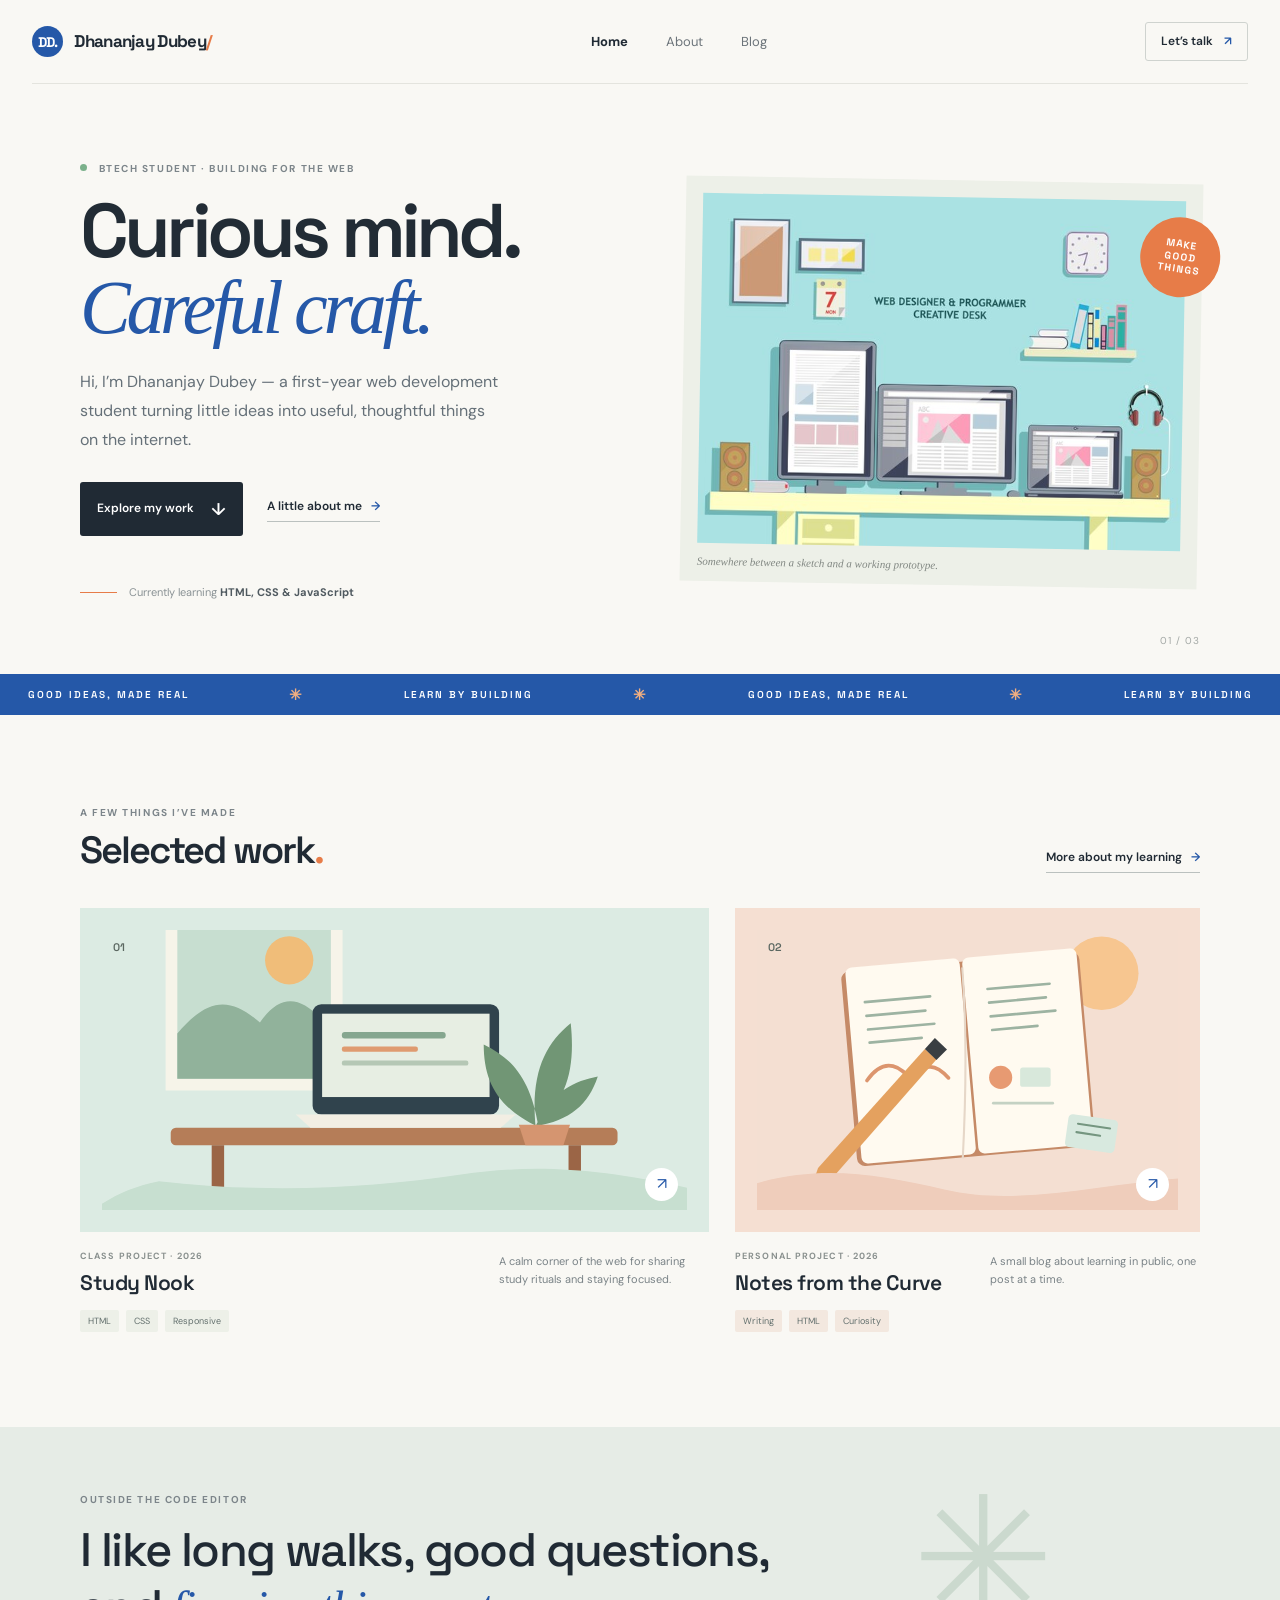
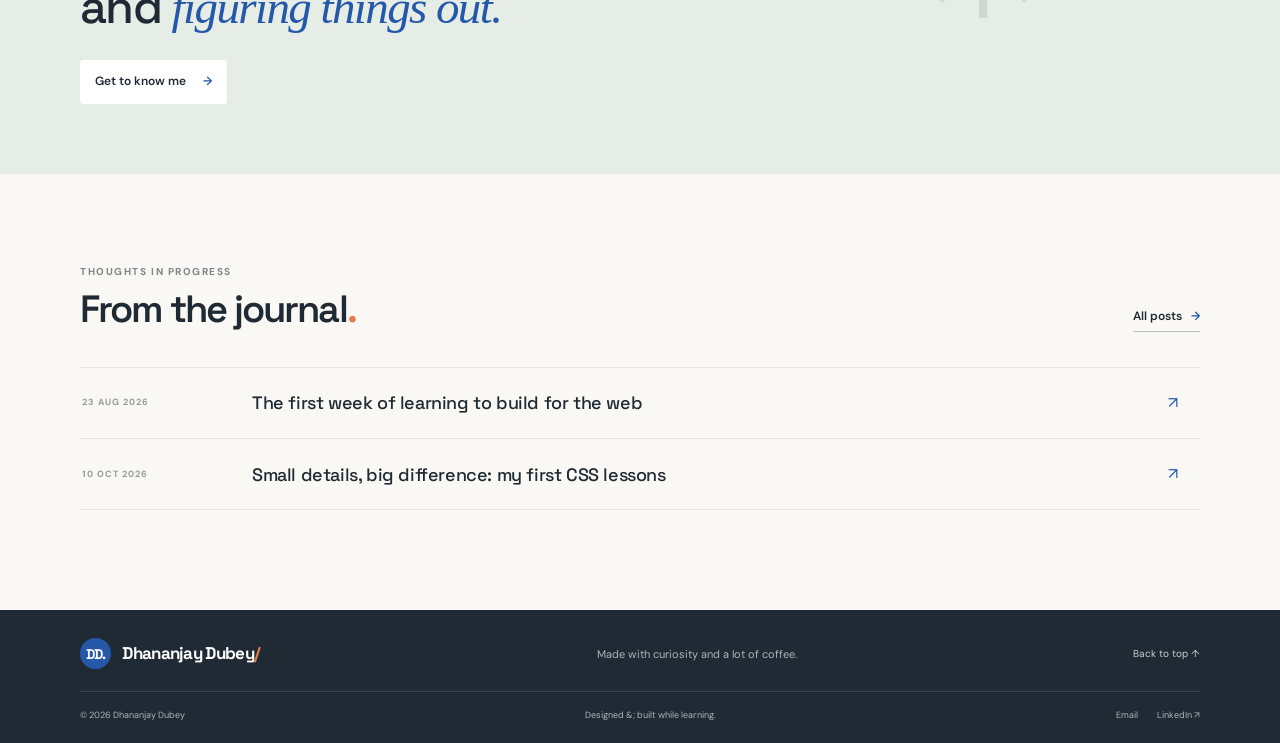
<file: gitrepo3/index.html>
<!doctype html>
<html lang="en">

<head>
    <meta charset="utf-8">
    <meta name="viewport" content="width=device-width, initial-scale=1">
    <meta name="description"
        content="A personal blog and portfolio by Dhananjay Dubey, a first-year web development student.">
    <title>Dhananjay Dubey — Web Developer & Learner</title>
    <link rel="preconnect" href="https://fonts.googleapis.com">
    <link
        href="https://fonts.googleapis.com/css2?family=DM+Sans:wght@400;500;600;700&family=Space+Grotesk:wght@500;600;700&display=swap"
        rel="stylesheet">
    <link rel="stylesheet" href="style.css">
</head>

<body><a class="skip-link" href="#main">Skip to content</a>
    <header class="site-header"><a class="wordmark" href="index.html"><span class="wordmark-mark">DD.</span>
            Dhananjay Dubey<span class="wordmark-dot">/</span></a>
        <nav aria-label="Main navigation">
            <ul class="nav-list">
                <li><a class="active" aria-current="page" href="index.html">Home</a></li>
                <li><a href="about.html">About</a></li>
                <li><a href="blog.html">Blog</a></li>
            </ul>
        </nav><a class="nav-cta" href="dhananjaydubey874@gmail.com">Let’s talk <span>↗</span></a>
    </header>
    <main id="main">
        <section class="hero wrap">
            <div>
                <p class="eyebrow"><span class="status-dot"></span> BTECH STUDENT · BUILDING FOR THE WEB</p>
                <h1>Curious mind.<br><span>Careful craft.</span></h1>
                <p class="hero-intro">Hi, I’m Dhananjay Dubey — a first-year web development student turning little ideas into
                    useful, thoughtful things on the internet.</p>
                <div class="hero-actions"><a class="button button-dark" href="#work">Explore my work
                        <span>↓</span></a><a class="text-link" href="about.html">A little about me <span>→</span></a>
                </div>
                <div class="hero-note"><span class="note-line"></span>
                    <p>Currently learning <strong>HTML, CSS & JavaScript</strong></p>
                </div>
            </div>
            <figure class="hero-art">
                <img src="flat-creative-desk_46310-5.jpg"
                    alt="Illustration of a sunny desk with a laptop, a plant, a notebook, and a cup of coffee">
                <!-- STUDENT NOTE: Use figure to group an image with its caption. Put figcaption inside figure to show a helpful note below the image. Keep alt text on img too: it describes the image to people using screen readers. -->
                <figcaption>Somewhere between a sketch and a working prototype.</figcaption><span
                    class="art-sticker">MAKE<br>GOOD<br>THINGS</span>
            </figure>
            <div class="hero-index">01 / 03</div>
        </section>
        <div class="marquee">
            <div class="marquee-track"><span>GOOD IDEAS, MADE REAL</span><b>✳</b><span>LEARN BY
                    BUILDING</span><b>✳</b><span>GOOD IDEAS, MADE REAL</span><b>✳</b><span>LEARN BY BUILDING</span>
            </div>
        </div>
        <section class="section wrap" id="work">
            <div class="section-heading">
                <div>
                    <p class="eyebrow">A FEW THINGS I’VE MADE</p>
                    <h2>Selected work<span class="accent">.</span></h2>
                </div><a class="text-link" href="about.html#learning">More about my learning <span>→</span></a>
            </div>
            <div class="project-grid">
                <article class="project-card"><a class="project-image image-sage" href="about.html"><img
                            src="study-nook.svg"
                            alt="A cozy study nook with a desk, open laptop, and leafy plant"><span
                            class="image-number">01</span><span class="image-arrow">↗</span></a>
                    <div class="project-meta">
                        <div>
                            <p class="project-type">CLASS PROJECT · 2026</p>
                            <h3>Study Nook</h3>
                        </div>
                        <p class="project-description">A calm corner of the web for sharing study rituals and staying
                            focused.</p>
                    </div>
                    <ul class="tag-list">
                        <li>HTML</li>
                        <li>CSS</li>
                        <li>Responsive</li>
                    </ul>
                </article>
                <article class="project-card"><a class="project-image image-peach" href="blog.html"><img
                            src="blog-notes.svg"
                            alt="Illustrated notebook with a pencil and colorful idea cards"><span
                            class="image-number">02</span><span class="image-arrow">↗</span></a>
                    <div class="project-meta">
                        <div>
                            <p class="project-type">PERSONAL PROJECT · 2026</p>
                            <h3>Notes from the Curve</h3>
                        </div>
                        <p class="project-description">A small blog about learning in public, one post at a time.</p>
                    </div>
                    <ul class="tag-list">
                        <li>Writing</li>
                        <li>HTML</li>
                        <li>Curiosity</li>
                    </ul>
                </article>
            </div>
        </section>
        <section class="about-strip">
            <div class="wrap about-strip-inner">
                <p class="eyebrow">OUTSIDE THE CODE EDITOR</p>
                <h2>I like long walks, good questions,<br>and <em>figuring things out.</em></h2><a
                    class="button button-light" href="about.html">Get to know me <span>→</span></a>
                <div class="about-doodle">✳</div>
            </div>
        </section>
        <section class="section wrap journal-preview">
            <div class="section-heading">
                <div>
                    <p class="eyebrow">THOUGHTS IN PROGRESS</p>
                    <h2>From the journal<span class="accent">.</span></h2>
                </div><a class="text-link" href="blog.html">All posts <span>→</span></a>
            </div>
            <article class="journal-row"><time datetime="2026-23-08">23 AUG 2026</time>
                <h3><a href="blog.html#first-week">The first week of learning to build for the web</a></h3><span
                    class="journal-arrow">↗</span>
            </article>
            <article class="journal-row"><time datetime="2026-10-10">10 OCT 2026</time>
                <h3><a href="blog.html#small-details">Small details, big difference: my first CSS lessons</a></h3><span
                    class="journal-arrow">↗</span>
            </article>
        </section>
    </main>
    <footer class="site-footer">
        <div class="wrap footer-top"><a class="wordmark footer-wordmark" href="index.html"><span
                    class="wordmark-mark">DD.</span> Dhananjay Dubey<span class="wordmark-dot">/</span></a>
            <p>Made with curiosity and a lot of coffee.</p><a class="back-top" href="#main">Back to top ↑</a>
        </div>
        <div class="wrap footer-bottom"><span>© 2026 Dhananjay Dubey</span><span>Designed &; built while learning.</span>
            <div class="footer-links"><a href="dhananjaydubey874@gmail.com">Email</a><a href="https://www.linkedin.com/in/dhananjaydubey9196/"
                    target="_blank" rel="noopener noreferrer">LinkedIn ↗</a></div>
        </div>
    </footer>
</body>

</html>
</file>
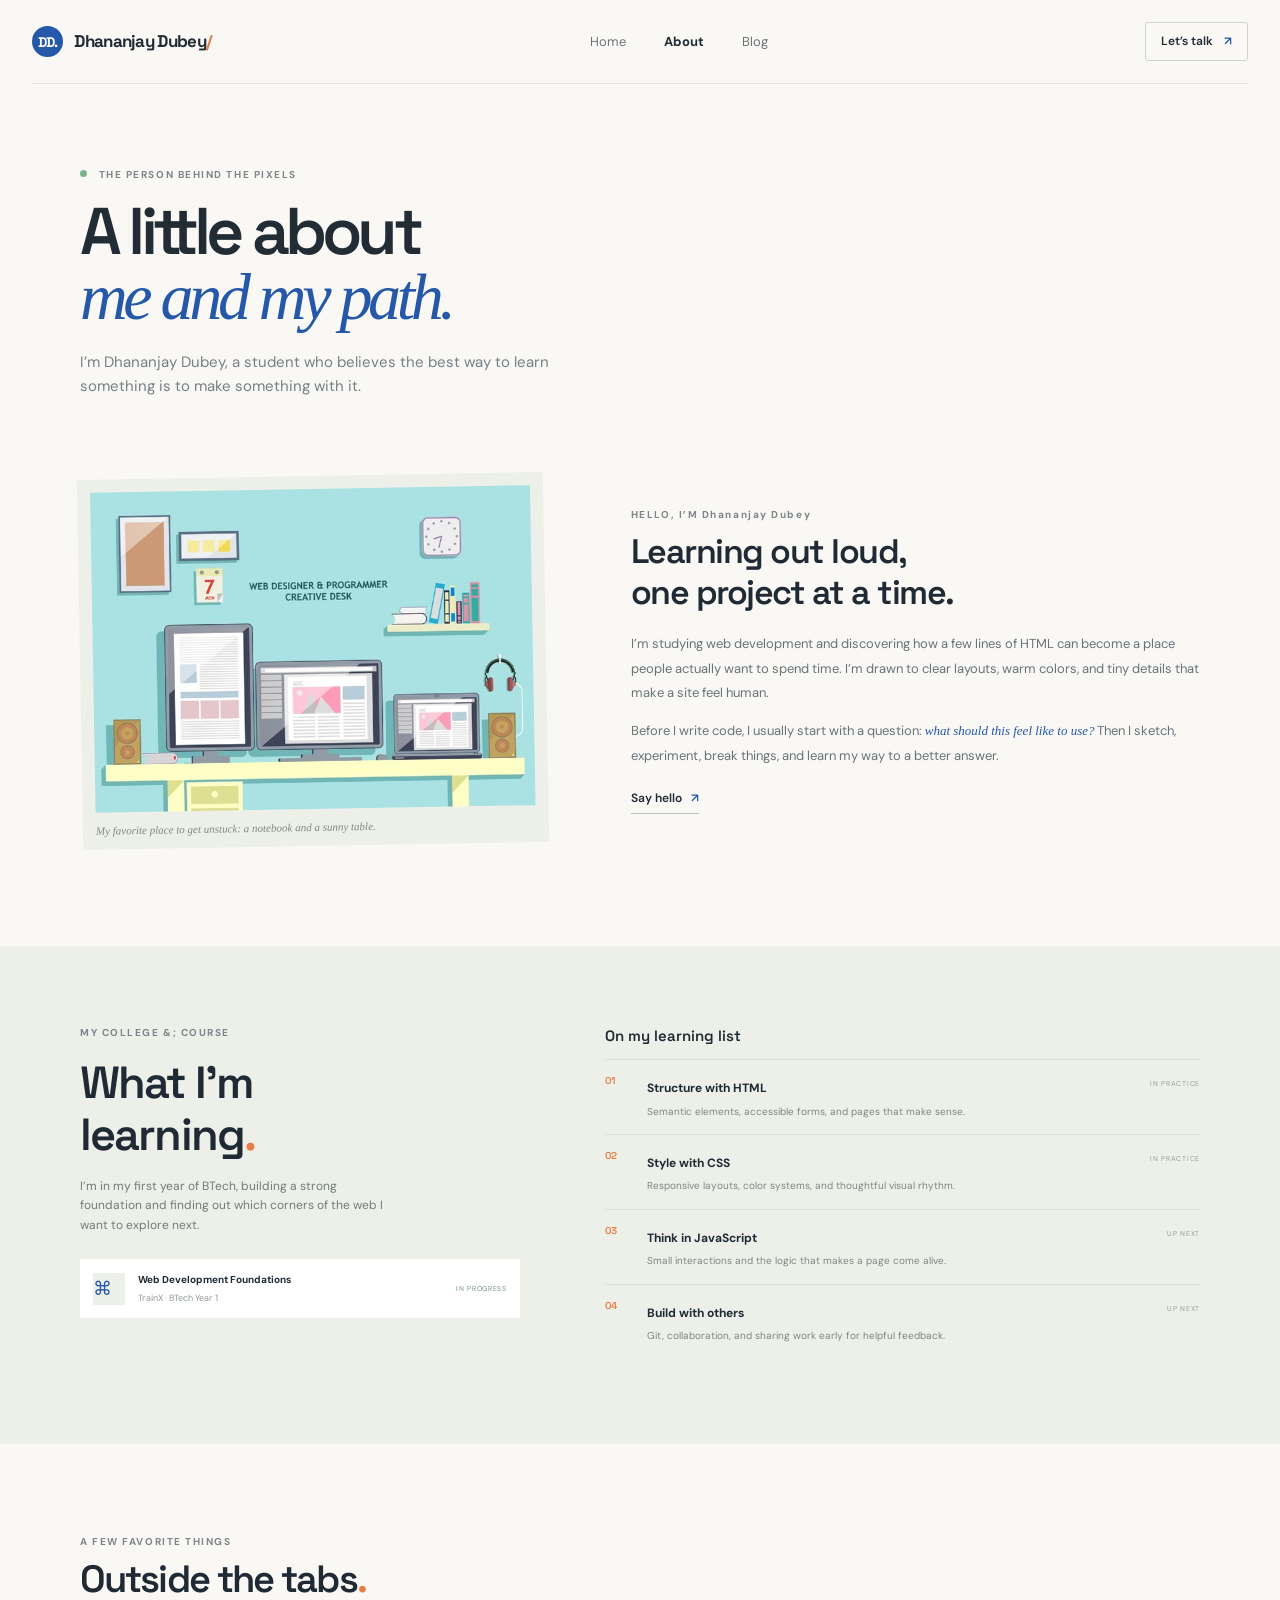
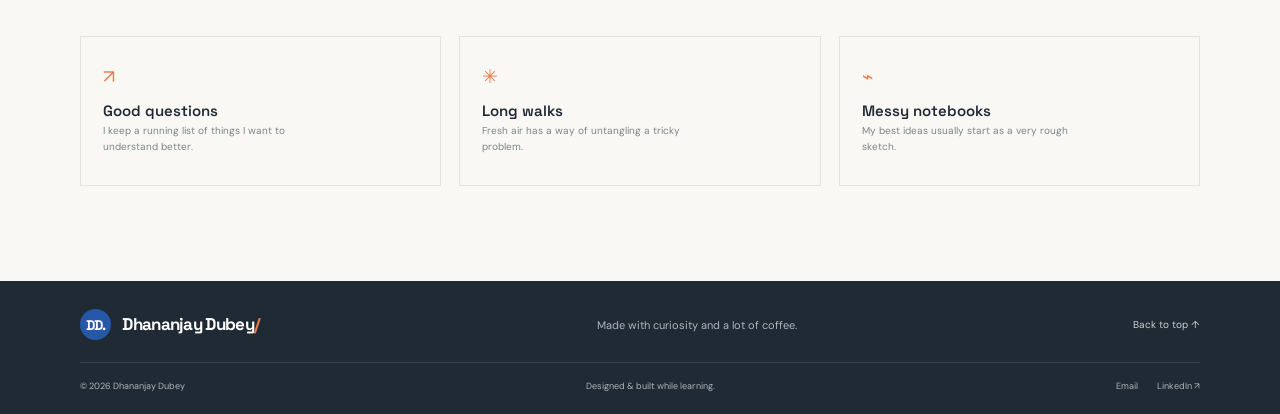
<file: gitrepo3/about.html>
<!DOCTYPE html>
<html lang="en">
<head>
    <meta charset="UTF-8">
    <meta name="viewport" content="width=device-width, initial-scale=1.0">
    <title>About -Dhananjay Dubey</title>
     <link rel="preconnect" href="https://fonts.googleapis.com">
    <link
        href="https://fonts.googleapis.com/css2?family=DM+Sans:wght@400;500;600;700&family=Space+Grotesk:wght@500;600;700&display=swap"
        rel="stylesheet">
    <link rel="stylesheet" href="style.css">
</head>
<body>
    <body><a class="skip-link" href="#main">Skip to content</a>
    <header class="site-header"><a class="wordmark" href="index.html"><span class="wordmark-mark">DD.</span>
            Dhananjay Dubey<span class="wordmark-dot">/</span></a>
        <nav aria-label="Main navigation">
            <ul class="nav-list">
                <li><a href="index.html">Home</a></li>
                <li><a class="active" aria-current="page" href="about.html">About</a></li>
                <li><a href="blog.html">Blog</a></li>
            </ul>
        </nav><a class="nav-cta" href="dhananjaydubey874@gmail.com">Let’s talk <span>↗</span></a>
    </header>
    <main id="main">
        <section class="page-hero wrap">
            <p class="eyebrow"><span class="status-dot"></span> THE PERSON BEHIND THE PIXELS</p>
            <h1>A little about<br><span>me and my path.</span></h1>
            <p class="page-intro">I’m Dhananjay Dubey, a student who believes the best way to learn something is to make something
                with it.</p>
        </section>
        <section class="about-main wrap">
            <figure class="about-photo"><img src="flat-creative-desk_46310-5.jpg"
              alt="A bright creative workspace ready for a new project">
                <!-- STUDENT NOTE: Use figure to group an image with its caption. Put figcaption inside figure to show a helpful note below the image. Keep alt text on img too: it describes the image to people using screen readers. -->
<figcaption>My favorite place to get unstuck: a notebook and a sunny table.</figcaption>
            </figure>
            <div class="about-copy">
                <p class="eyebrow">HELLO, I’M Dhananjay Dubey</p>
                <h2>Learning out loud,<br>one project at a time.</h2>
                <p>I’m studying web development and discovering how a few lines of HTML can become a place people
                    actually want to spend time. I’m drawn to clear layouts, warm colors, and tiny details that make a
                    site feel human.</p>
                <p>Before I write code, I usually start with a question: <em>what should this feel like to use?</em>
                    Then I sketch, experiment, break things, and learn my way to a better answer.</p><a
                    class="text-link" href="dhananjaydubey@874@gmail.com">Say hello <span>↗</span></a>
            </div>
        </section>
        <section class="learning-section" id="learning">
            <div class="wrap learning-inner">
                <div>
                    <p class="eyebrow">MY COLLEGE &; COURSE</p>
                    <h2>What I’m<br>learning<span class="accent">.</span></h2>
                    <p class="learning-intro">I’m in my first year of BTech, building a strong foundation and finding
                        out which corners of the web I want to explore next.</p>
                    <div class="course-card"><span class="course-icon">⌘</span>
                        <div><strong>Web Development Foundations</strong><span>TrainX · BTech Year 1</span></div><span
                            class="course-status">IN PROGRESS</span>
                    </div>
                </div>
                <div class="learning-list">
                    <h3>On my learning list</h3>
                    <ol>
                        <li><span class="list-number">01</span>
                            <div><strong>Structure with HTML</strong>
                                <p>Semantic elements, accessible forms, and pages that make sense.</p>
                            </div><span class="list-state">IN PRACTICE</span>
                        </li>
                        <li><span class="list-number">02</span>
                            <div><strong>Style with CSS</strong>
                                <p>Responsive layouts, color systems, and thoughtful visual rhythm.</p>
                            </div><span class="list-state">IN PRACTICE</span>
                        </li>
                        <li><span class="list-number">03</span>
                            <div><strong>Think in JavaScript</strong>
                                <p>Small interactions and the logic that makes a page come alive.</p>
                            </div><span class="list-state">UP NEXT</span>
                        </li>
                        <li><span class="list-number">04</span>
                            <div><strong>Build with others</strong>
                                <p>Git, collaboration, and sharing work early for helpful feedback.</p>
                            </div><span class="list-state">UP NEXT</span>
                        </li>
                    </ol>
                </div>
            </div>
        </section>
        <section class="section wrap interests">
            <div class="section-heading">
                <div>
                    <p class="eyebrow">A FEW FAVORITE THINGS</p>
                    <h2>Outside the tabs<span class="accent">.</span></h2>
                </div>
            </div>
            <div class="interest-grid">
                <article><span>↗</span>
                    <h3>Good questions</h3>
                    <p>I keep a running list of things I want to understand better.</p>
                </article>
                <article><span>✳</span>
                    <h3>Long walks</h3>
                    <p>Fresh air has a way of untangling a tricky problem.</p>
                </article>
                <article><span>⌁</span>
                    <h3>Messy notebooks</h3>
                    <p>My best ideas usually start as a very rough sketch.</p>
                </article>
            </div>
        </section>
    </main>
    <footer class="site-footer">
        <div class="wrap footer-top"><a class="wordmark footer-wordmark" href="index.html"><span
                    class="wordmark-mark">DD.</span> Dhananjay Dubey<span class="wordmark-dot">/</span></a>
            <p>Made with curiosity and a lot of coffee.</p><a class="back-top" href="#main">Back to top ↑</a>
        </div>
        <div class="wrap footer-bottom"><span>© 2026 Dhananjay Dubey</span><span>Designed & built while learning.</span>
            <div class="footer-links"><a href="dhananjaydubey874@gmail.com">Email</a><a href="https://www.linkedin.com/in/dhananjaydubey9196/"
                    target="_blank" rel="noopener noreferrer">LinkedIn ↗</a></div>
        </div>
    </footer>
</body>



</html>
</file>
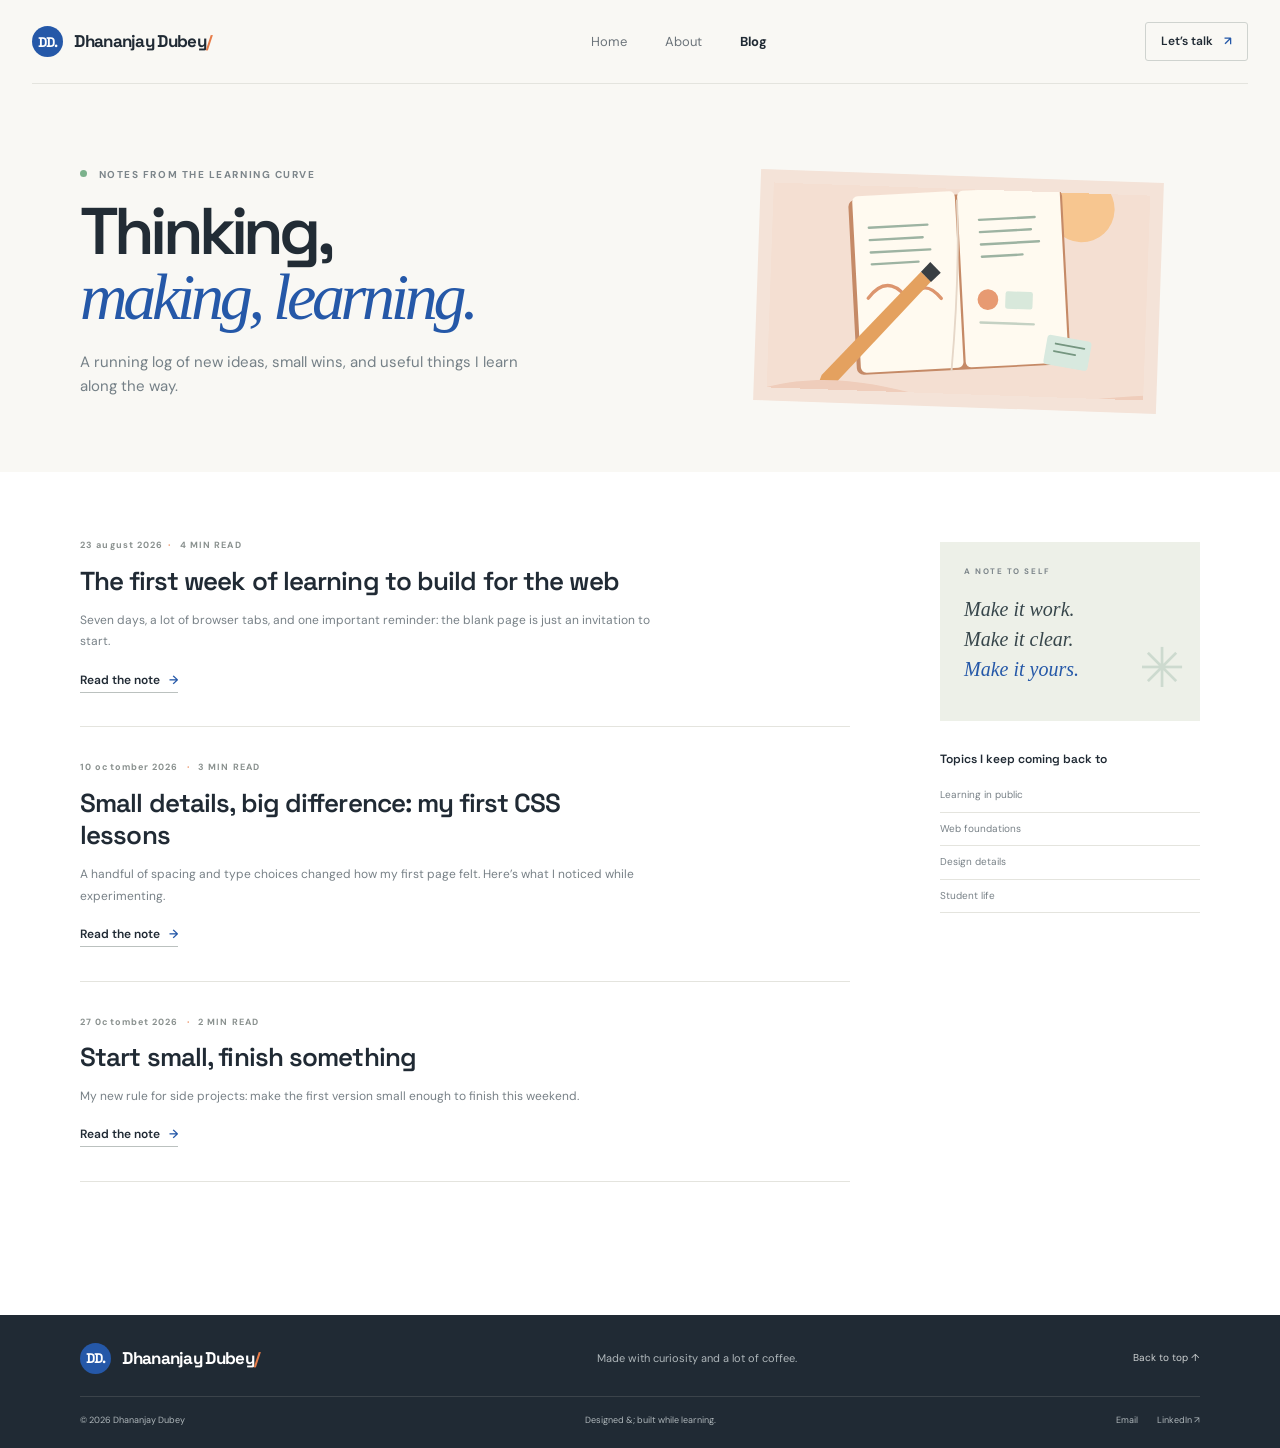
<file: gitrepo3/blog.html>
<!DOCTYPE html>
<html lang="en">
<head>
    <meta charset="UTF-8">
    <meta name="viewport" content="width=device-width, initial-scale=1.0">
    <title>blog - Dhananjay Dubey</title>
     <link rel="preconnect" href="https://fonts.googleapis.com">
    <link
        href="https://fonts.googleapis.com/css2?family=DM+Sans:wght@400;500;600;700&family=Space+Grotesk:wght@500;600;700&display=swap"
        rel="stylesheet">
    <link rel="stylesheet" href="style.css">
</head>
<body>
    <body><a class="skip-link" href="#main">Skip to content</a>
    <header class="site-header"><a class="wordmark" href="index.html"><span class="wordmark-mark">DD.</span>
            Dhananjay Dubey<span class="wordmark-dot">/</span></a>
        <nav aria-label="Main navigation">
            <ul class="nav-list">
                <li><a href="index.html">Home</a></li>
                <li><a href="about.html">About</a></li>
                <li><a class="active" aria-current="page" href="blog.html">Blog</a></li>
            </ul>
        </nav><a class="nav-cta" href="mailto:hello@example.com">Let’s talk <span>↗</span></a>
    </header>
    <main id="main">
        <section class="page-hero blog-hero wrap">
            <p class="eyebrow"><span class="status-dot"></span> NOTES FROM THE LEARNING CURVE</p>
            <h1>Thinking,<br><span>making, learning.</span></h1>
            <p class="page-intro">A running log of new ideas, small wins, and useful things I learn along the way.</p>
            <figure class="blog-cover"><img src="blog-notes.svg"
                    alt="Notebook and pencil surrounded by colorful idea cards"></figure>
        </section>
        <section class="blog-list-section">
            <div class="wrap blog-layout">
                <div class="blog-posts">
                    <article class="blog-post" id="first-week">
                        <p class="post-date">23 august 2026<span>·</span> 4 MIN READ</p>
                        <h2><a href="#first-week">The first week of learning to build for the web</a></h2>
                        <p class="post-excerpt">Seven days, a lot of browser tabs, and one important reminder: the blank
                            page is just an invitation to start.</p><a class="text-link" href="#first-week">Read the
                            note <span>→</span></a>
                    </article>
                    <article class="blog-post" id="small-details">
                        <p class="post-date">10 octomber 2026 <span>·</span> 3 MIN READ</p>
                        <h2><a href="#small-details">Small details, big difference: my first CSS lessons</a></h2>
                        <p class="post-excerpt">A handful of spacing and type choices changed how my first page felt.
                            Here’s what I noticed while experimenting.</p><a class="text-link"
                            href="#small-details">Read the note <span>→</span></a>
                    </article>
                    <article class="blog-post" id="start-small">
                        <p class="post-date">27 0ctombet 2026 <span>·</span> 2 MIN READ</p>
                        <h2><a href="#start-small">Start small, finish something</a></h2>
                        <p class="post-excerpt">My new rule for side projects: make the first version small enough to
                            finish this weekend.</p><a class="text-link" href="#start-small">Read the note
                            <span>→</span></a>
                    </article>
                </div>
                <aside class="blog-sidebar">
                    <div class="sidebar-card">
                        <p class="eyebrow">A NOTE TO SELF</p>
                        <p>Make it work.<br>Make it clear.<br><em>Make it yours.</em></p><span
                            class="sidebar-star">✳</span>
                    </div>
                    <div class="sidebar-topics">
                        <h3>Topics I keep coming back to</h3>
                        <ul>
                            <li>Learning in public</li>
                            <li>Web foundations</li>
                            <li>Design details</li>
                            <li>Student life</li>
                        </ul>
                    </div>
                </aside>
            </div>
        </section>
    </main>
    <footer class="site-footer">
        <div class="wrap footer-top"><a class="wordmark footer-wordmark" href="index.html"><span
                    class="wordmark-mark">DD.</span> Dhananjay Dubey<span class="wordmark-dot">/</span></a>
            <p>Made with curiosity and a lot of coffee.</p><a class="back-top" href="#main">Back to top ↑</a>
        </div>
        <div class="wrap footer-bottom"><span>© 2026 Dhananjay Dubey</span><span>Designed &; built while learning.</span>
            <div class="footer-links"><a href="dhananjaydubey874@gmail.com">Email</a><a href="https://www.linkedin.com/in/dhananjaydubey9196/"
                    target="_blank" rel="noopener noreferrer">LinkedIn ↗</a></div>
        </div>
    </footer>
</body>
</html>
</file>
<file: gitrepo3/style.css>
:root {
    --ink: #202a34;
    --muted: #737d86;
    --paper: #f9f8f4;
    --blue: #2558a8;
    --mint: #dcebe3;
    --peach: #f5dfd2;
    --line: #e4e4de;
    --orange: #e77c48;
    --serif: Georgia, "Times New Roman", serif;
    --sans: "DM Sans", Arial, sans-serif;
    --display: "Space Grotesk", Arial, sans-serif
}

* {
    box-sizing: border-box
}

html {
    scroll-behavior: smooth
}

body {
    margin: 0;
    color: var(--ink);
    background: var(--paper);
    font: 16px/1.65 var(--sans)
}

a {
    color: inherit;
    text-decoration: none
}

a:hover {
    color: var(--blue)
}

img {
    display: block;
    max-width: 100%
}

.wrap {
    width: min(1120px, calc(100% - 64px));
    margin: auto
}

.skip-link {
    position: absolute;
    top: -60px;
    left: 20px;
    z-index: 10;
    padding: 10px 15px;
    background: var(--ink);
    color: white
}

.skip-link:focus {
    top: 12px
}

.site-header {
    height: 84px;
    width: min(1280px, calc(100% - 64px));
    margin: auto;
    display: flex;
    align-items: center;
    justify-content: space-between;
    border-bottom: 1px solid var(--line)
}

.wordmark {
    font: 700 17px var(--display);
    letter-spacing: -.7px
}

.wordmark-mark {
    display: inline-grid;
    place-items: center;
    background: var(--blue);
    color: white;
    width: 31px;
    height: 31px;
    border-radius: 50%;
    margin-right: 8px;
    font-size: 14px
}

.wordmark-dot {
    color: var(--orange)
}

.nav-list {
    display: flex;
    gap: 38px;
    list-style: none;
    margin: 0;
    padding: 0
}

.nav-list a {
    font-size: 13px;
    color: #6c747a
}

.nav-list a:hover,
.nav-list a.active {
    color: var(--ink)
}

.nav-list a.active {
    font-weight: 700
}

.nav-cta {
    border: 1px solid #cfd3cf;
    padding: 9px 15px;
    border-radius: 3px;
    font-size: 12px;
    font-weight: 600
}

.nav-cta span {
    color: var(--blue);
    margin-left: 8px
}

.hero {
    min-height: 590px;
    padding: 76px 0 70px;
    position: relative;
    display: grid;
    grid-template-columns: 1.03fr .97fr;
    align-items: center;
    gap: 55px
}

.eyebrow {
    font-size: 10px;
    line-height: 1.4;
    font-weight: 700;
    letter-spacing: 1.55px;
    color: #7c858a;
    margin: 0 0 17px
}

.status-dot {
    width: 7px;
    height: 7px;
    border-radius: 50%;
    background: #7bb18b;
    display: inline-block;
    vertical-align: 1px;
    margin-right: 8px
}

.hero h1,
.page-hero h1 {
    font: 600 clamp(48px, 6vw, 76px)/.99 var(--display);
    letter-spacing: -4.8px;
    margin: 0;
    color: #222c35
}

.hero h1 span,
.page-hero h1 span {
    font: italic 400 1em/.99 var(--serif);
    color: var(--blue);
    letter-spacing: -4.3px
}

.hero-intro {
    font-size: 16px;
    color: #657078;
    max-width: 420px;
    line-height: 1.8;
    margin: 23px 0 28px
}

.hero-actions {
    display: flex;
    gap: 24px;
    align-items: center
}

.button {
    display: inline-flex;
    align-items: center;
    gap: 17px;
    padding: 13px 17px;
    border-radius: 3px;
    font-size: 12px;
    font-weight: 600;
    transition: transform .2s
}

.button:hover {
    transform: translateY(-2px)
}

.button-dark {
    background: var(--ink);
    color: white
}

.button-dark:hover {
    background: var(--blue);
    color: white
}

.button-dark span {
    font-size: 17px
}

.text-link {
    font-size: 12px;
    font-weight: 600;
    border-bottom: 1px solid #bbc1bf;
    padding-bottom: 4px
}

.text-link span {
    color: var(--blue);
    margin-left: 6px
}

.hero-note {
    display: flex;
    align-items: center;
    gap: 12px;
    margin-top: 47px
}

.note-line {
    height: 1px;
    width: 37px;
    background: var(--orange)
}

.hero-note p {
    margin: 0;
    color: #8a9295;
    font-size: 11px
}

.hero-note strong {
    color: #505a60
}

.hero-art {
    position: relative;
    margin: 0;
    padding: 17px 17px 14px;
    background: #edf0e8;
    transform: rotate(1deg)
}

.hero-art img {
    width: 100%;
    height: 350px;
    object-fit: cover
}

.hero-art figcaption,
.about-photo figcaption {
    font: italic 11px var(--serif);
    color: #818782;
    padding-top: 12px
}

.art-sticker {
    position: absolute;
    right: -18px;
    top: 33px;
    display: grid;
    place-content: center;
    width: 80px;
    height: 80px;
    border-radius: 50%;
    background: var(--orange);
    color: white;
    text-align: center;
    font: 700 10px/1.25 var(--display);
    letter-spacing: 1px;
    transform: rotate(8deg)
}

.hero-index {
    position: absolute;
    bottom: 25px;
    right: 0;
    color: #a3a8a5;
    font-size: 10px;
    letter-spacing: 1px
}

.marquee {
    overflow: hidden;
    background: var(--blue);
    color: white;
    white-space: nowrap;
    padding: 11px 0
}

.marquee-track {
    display: flex;
    justify-content: space-around;
    align-items: center;
    gap: 45px;
    min-width: 950px;
    font: 600 10px var(--display);
    letter-spacing: 2px
}

.marquee-track b {
    color: #f0ae81;
    font-size: 15px
}

.section {
    padding: 91px 0 95px
}

.section-heading {
    display: flex;
    justify-content: space-between;
    align-items: end;
    margin-bottom: 35px
}

.section-heading .eyebrow {
    margin-bottom: 9px
}

.section-heading h2,
.learning-inner h2 {
    font: 600 38px/1.15 var(--display);
    letter-spacing: -1.9px;
    margin: 0
}

.accent {
    color: var(--orange)
}

.project-grid {
    display: grid;
    grid-template-columns: 1.15fr .85fr;
    gap: 26px
}

.project-image {
    position: relative;
    display: block;
    overflow: hidden;
    padding: 22px
}

.project-image img {
    width: 100%;
    height: 280px;
    object-fit: cover;
    transition: transform .4s
}

.project-image:hover img {
    transform: scale(1.025)
}

.image-sage {
    background: var(--mint)
}

.image-peach {
    background: var(--peach)
}

.image-number {
    position: absolute;
    top: 32px;
    left: 33px;
    font: 600 11px var(--display);
    color: #5b6761
}

.image-arrow {
    position: absolute;
    right: 31px;
    bottom: 31px;
    background: white;
    border-radius: 50%;
    width: 33px;
    height: 33px;
    display: grid;
    place-items: center;
    color: var(--blue)
}

.project-meta {
    display: flex;
    justify-content: space-between;
    align-items: start;
    padding-top: 17px;
    gap: 15px
}

.project-type,
.post-date {
    font-size: 9px;
    color: #8a918f;
    letter-spacing: 1.1px;
    font-weight: 700;
    margin: 0 0 5px
}

.project-meta h3 {
    font: 600 21px var(--display);
    letter-spacing: -.5px;
    margin: 0
}

.project-description {
    max-width: 210px;
    margin: 3px 0 0;
    color: #7a8387;
    font-size: 11px;
    line-height: 1.65
}

.tag-list {
    display: flex;
    list-style: none;
    gap: 7px;
    margin: 14px 0 0;
    padding: 0
}

.tag-list li {
    font-size: 9px;
    color: #63706e;
    background: #edf0e8;
    border-radius: 2px;
    padding: 4px 8px
}

.project-card:nth-child(2) .tag-list li {
    background: #f3e8df
}

.about-strip {
    background: #e6ece6;
    padding: 66px 0 70px;
    position: relative;
    overflow: hidden
}

.about-strip-inner {
    position: relative
}

.about-strip .eyebrow {
    margin-bottom: 15px
}

.about-strip h2 {
    font: 500 clamp(31px, 4vw, 47px)/1.2 var(--display);
    letter-spacing: -1.6px;
    margin: 0 0 25px
}

.about-strip h2 em {
    font: italic 400 1em var(--serif);
    color: var(--blue)
}

.button-light {
    background: white;
    color: var(--ink);
    padding: 12px 15px
}

.button-light:hover {
    color: var(--blue)
}

.button-light span {
    color: var(--blue)
}

.about-doodle {
    position: absolute;
    right: 13%;
    top: -18px;
    font-size: 170px;
    color: #cbd9ce;
    line-height: 1
}

.journal-preview {
    padding-bottom: 100px
}

.journal-row {
    border-top: 1px solid var(--line);
    display: grid;
    grid-template-columns: 150px 1fr 30px;
    align-items: center;
    padding: 22px 2px;
    gap: 20px
}

.journal-row:last-child {
    border-bottom: 1px solid var(--line)
}

.journal-row time {
    font-size: 9px;
    font-weight: 700;
    color: #969b98;
    letter-spacing: 1px
}

.journal-row h3 {
    margin: 0;
    font: 500 18px var(--display);
    letter-spacing: -.4px
}

.journal-arrow {
    color: var(--blue)
}

.site-footer {
    background: #202a34;
    color: white;
    padding: 28px 0 20px
}

.footer-top,
.footer-bottom {
    display: flex;
    align-items: center;
    justify-content: space-between
}

.footer-top {
    padding-bottom: 22px;
    border-bottom: 1px solid #3b434a
}

.footer-wordmark {
    color: white
}

.footer-top>p {
    color: #aeb6ba;
    font-size: 11px;
    margin: 0
}

.back-top {
    font-size: 10px;
    color: #ccd0d1
}

.footer-bottom {
    padding-top: 16px;
    color: #aeb6ba;
    font-size: 9px
}

.footer-links {
    display: flex;
    gap: 19px
}

.footer-links a:hover,
.back-top:hover {
    color: white
}

.page-hero {
    padding: 84px 0 62px
}

.page-hero h1 {
    font-size: 66px
}

.page-intro {
    color: #758087;
    max-width: 475px;
    margin: 20px 0 0;
    font-size: 15px
}

.about-main {
    display: grid;
    grid-template-columns: .9fr 1.1fr;
    gap: 85px;
    align-items: center;
    padding: 15px 0 100px
}

.about-photo {
    margin: 0;
    padding: 13px;
    background: #edf0e8;
    transform: rotate(-1deg)
}

.about-photo img {
    width: 100%;
    height: 320px;
    object-fit: cover
}

.about-copy .eyebrow {
    margin-bottom: 10px
}

.about-copy h2 {
    font: 600 34px/1.2 var(--display);
    letter-spacing: -1.5px;
    margin: 0 0 18px
}

.about-copy>p:not(.eyebrow) {
    font-size: 13px;
    color: #69747a;
    line-height: 1.9
}

.about-copy em {
    font-family: var(--serif);
    color: var(--blue)
}

.about-copy .text-link {
    display: inline-block;
    margin-top: 8px
}

.learning-section {
    background: #edf0e8;
    padding: 80px 0 85px
}

.learning-inner {
    display: grid;
    grid-template-columns: .85fr 1.15fr;
    gap: 85px
}

.learning-inner h2 {
    font-size: 45px
}

.learning-intro {
    color: #707b7c;
    font-size: 12px;
    max-width: 310px;
    margin: 16px 0 23px
}

.course-card {
    display: flex;
    align-items: center;
    gap: 13px;
    background: white;
    padding: 13px
}

.course-icon {
    width: 32px;
    height: 32px;
    display: grid;
    place-items: center;
    background: #edf0e8;
    color: var(--blue);
    font-size: 19px
}

.course-card strong,
.course-card span {
    display: block
}

.course-card strong {
    font-size: 10px
}

.course-card div span {
    font-size: 9px;
    color: #929a96;
    margin-top: 2px
}

.course-status {
    margin-left: auto;
    font-size: 7px;
    color: #72937b;
    letter-spacing: .7px
}

.learning-list h3 {
    font: 600 15px var(--display);
    margin: 0 0 14px
}

.learning-list ol {
    list-style: none;
    margin: 0;
    padding: 0
}

.learning-list li {
    display: grid;
    grid-template-columns: 30px 1fr auto;
    gap: 12px;
    padding: 14px 0;
    border-top: 1px solid #d9e0d9;
    align-items: start
}

.list-number {
    font: 600 10px var(--display);
    color: var(--orange)
}

.learning-list li strong {
    font-size: 12px
}

.learning-list li p {
    color: #7e8784;
    font-size: 10px;
    margin: 3px 0 0
}

.list-state {
    font-size: 7px;
    letter-spacing: .7px;
    color: #969e98;
    padding-top: 4px
}

.interest-grid {
    display: grid;
    grid-template-columns: repeat(3, 1fr);
    gap: 18px
}

.interest-grid article {
    border: 1px solid var(--line);
    padding: 24px 22px;
    min-height: 150px
}

.interest-grid article>span {
    color: var(--orange);
    font-size: 19px
}

.interest-grid h3 {
    font: 600 15px var(--display);
    margin: 8px 0 3px
}

.interest-grid p {
    font-size: 10px;
    color: #7b8588;
    margin: 0;
    max-width: 210px
}

.blog-hero {
    position: relative;
    padding-bottom: 73px
}

.blog-cover {
    position: absolute;
    right: 0;
    top: 76px;
    width: 36%;
    padding: 13px;
    background: #f4e3d8;
    transform: rotate(2deg)
}

.blog-cover img {
    width: 100%;
    height: 205px;
    object-fit: cover
}

.blog-list-section {
    background: white;
    padding: 66px 0 100px
}

.blog-layout {
    display: grid;
    grid-template-columns: 1fr 260px;
    gap: 90px
}

.blog-post {
    padding: 0 0 34px;
    margin-bottom: 33px;
    border-bottom: 1px solid var(--line)
}

.post-date {
    margin-bottom: 12px
}

.post-date span {
    color: var(--orange);
    padding: 0 5px
}

.blog-post h2 {
    font: 600 26px/1.25 var(--display);
    letter-spacing: -.9px;
    max-width: 550px;
    margin: 0
}

.post-excerpt {
    font-size: 12px;
    color: #788187;
    max-width: 580px;
    margin: 12px 0 13px;
    line-height: 1.8
}

.blog-sidebar {
    padding-top: 4px
}

.sidebar-card {
    position: relative;
    background: #edf0e8;
    padding: 24px;
    min-height: 172px;
    overflow: hidden
}

.sidebar-card .eyebrow {
    font-size: 8px
}

.sidebar-card>p:nth-child(2) {
    font: italic 20px/1.5 var(--serif);
    margin: 13px 0;
    color: #37464b
}

.sidebar-card em {
    color: var(--blue)
}

.sidebar-star {
    position: absolute;
    right: 15px;
    bottom: 8px;
    color: #cddacf;
    font-size: 55px
}

.sidebar-topics {
    margin-top: 30px
}

.sidebar-topics h3 {
    font: 600 12px var(--display);
    margin: 0 0 12px
}

.sidebar-topics ul {
    list-style: none;
    margin: 0;
    padding: 0
}

.sidebar-topics li {
    font-size: 10px;
    color: #788187;
    padding: 8px 0;
    border-bottom: 1px solid var(--line)
}

@media(max-width:760px) {

    .wrap,
    .site-header {
        width: calc(100% - 40px)
    }

    .site-header {
        height: 72px
    }

    .nav-list {
        gap: 18px
    }

    .nav-list a {
        font-size: 11px
    }

    .nav-cta {
        display: none
    }

    .hero {
        grid-template-columns: 1fr;
        gap: 35px;
        padding: 63px 0 57px
    }

    .hero h1 {
        font-size: 59px
    }

    .hero-art {
        width: min(100%, 500px);
        margin: auto
    }

    .hero-art img {
        height: 280px
    }

    .hero-index {
        bottom: 18px
    }

    .section {
        padding: 68px 0 70px
    }

    .section-heading h2 {
        font-size: 32px
    }

    .project-grid {
        grid-template-columns: 1fr
    }

    .project-image img {
        height: 260px
    }

    .about-strip {
        padding: 54px 0
    }

    .about-doodle {
        right: -30px;
        top: 10px;
        font-size: 115px
    }

    .journal-row {
        grid-template-columns: 95px 1fr 20px;
        gap: 10px
    }

    .journal-row h3 {
        font-size: 14px
    }

    .page-hero {
        padding-top: 66px
    }

    .page-hero h1 {
        font-size: 55px
    }

    .about-main,
    .learning-inner {
        grid-template-columns: 1fr;
        gap: 40px;
        padding-bottom: 70px
    }

    .about-photo {
        max-width: 520px
    }

    .about-photo img {
        height: 260px
    }

    .learning-section {
        padding: 60px 0
    }

    .learning-inner {
        padding-bottom: 0
    }

    .learning-inner h2 {
        font-size: 40px
    }

    .interest-grid {
        grid-template-columns: 1fr
    }

    .interest-grid article {
        min-height: 0
    }

    .blog-cover {
        position: relative;
        top: auto;
        right: auto;
        width: min(100%, 420px);
        margin: 35px auto 0
    }

    .blog-cover img {
        height: 190px
    }

    .blog-hero {
        padding-bottom: 58px
    }

    .blog-layout {
        grid-template-columns: 1fr;
        gap: 20px
    }

    .blog-list-section {
        padding: 54px 0 70px
    }

    .blog-sidebar {
        display: grid;
        grid-template-columns: 1fr 1fr;
        gap: 20px
    }

    .sidebar-topics {
        margin-top: 0
    }

    .footer-top {
        flex-wrap: wrap;
        gap: 12px
    }

    .footer-top>p {
        order: 3;
        width: 100%
    }

    .footer-bottom {
        flex-wrap: wrap;
        gap: 10px
    }

    .footer-bottom>span:nth-child(2) {
        display: none
    }
}

@media(max-width:430px) {

    .wrap,
    .site-header {
        width: calc(100% - 32px)
    }

    .wordmark {
        font-size: 14px
    }

    .wordmark-mark {
        width: 27px;
        height: 27px
    }

    .nav-list {
        gap: 12px
    }

    .hero h1 {
        font-size: 49px;
        letter-spacing: -3.5px
    }

    .hero h1 span {
        letter-spacing: -3px
    }

    .hero-actions {
        gap: 13px
    }

    .button {
        padding: 12px;
        font-size: 10px
    }

    .hero-art img {
        height: 225px
    }

    .section-heading {
        align-items: start;
        gap: 12px;
        flex-direction: column
    }

    .section-heading>.text-link {
        margin: 0
    }

    .project-meta {
        display: block
    }

    .project-description {
        margin-top: 8px;
        max-width: 290px
    }

    .journal-row {
        grid-template-columns: 1fr 20px
    }

    .journal-row time {
        grid-column: 1
    }

    .journal-row h3 {
        grid-column: 1;
        grid-row: 2
    }

    .journal-arrow {
        grid-column: 2;
        grid-row: 1/3
    }

    .page-hero h1 {
        font-size: 47px;
        letter-spacing: -3px
    }

    .blog-sidebar {
        grid-template-columns: 1fr
    }

    .footer-bottom {
        font-size: 8px
    }

    .footer-links {
        width: 100%
    }
}
</file>
